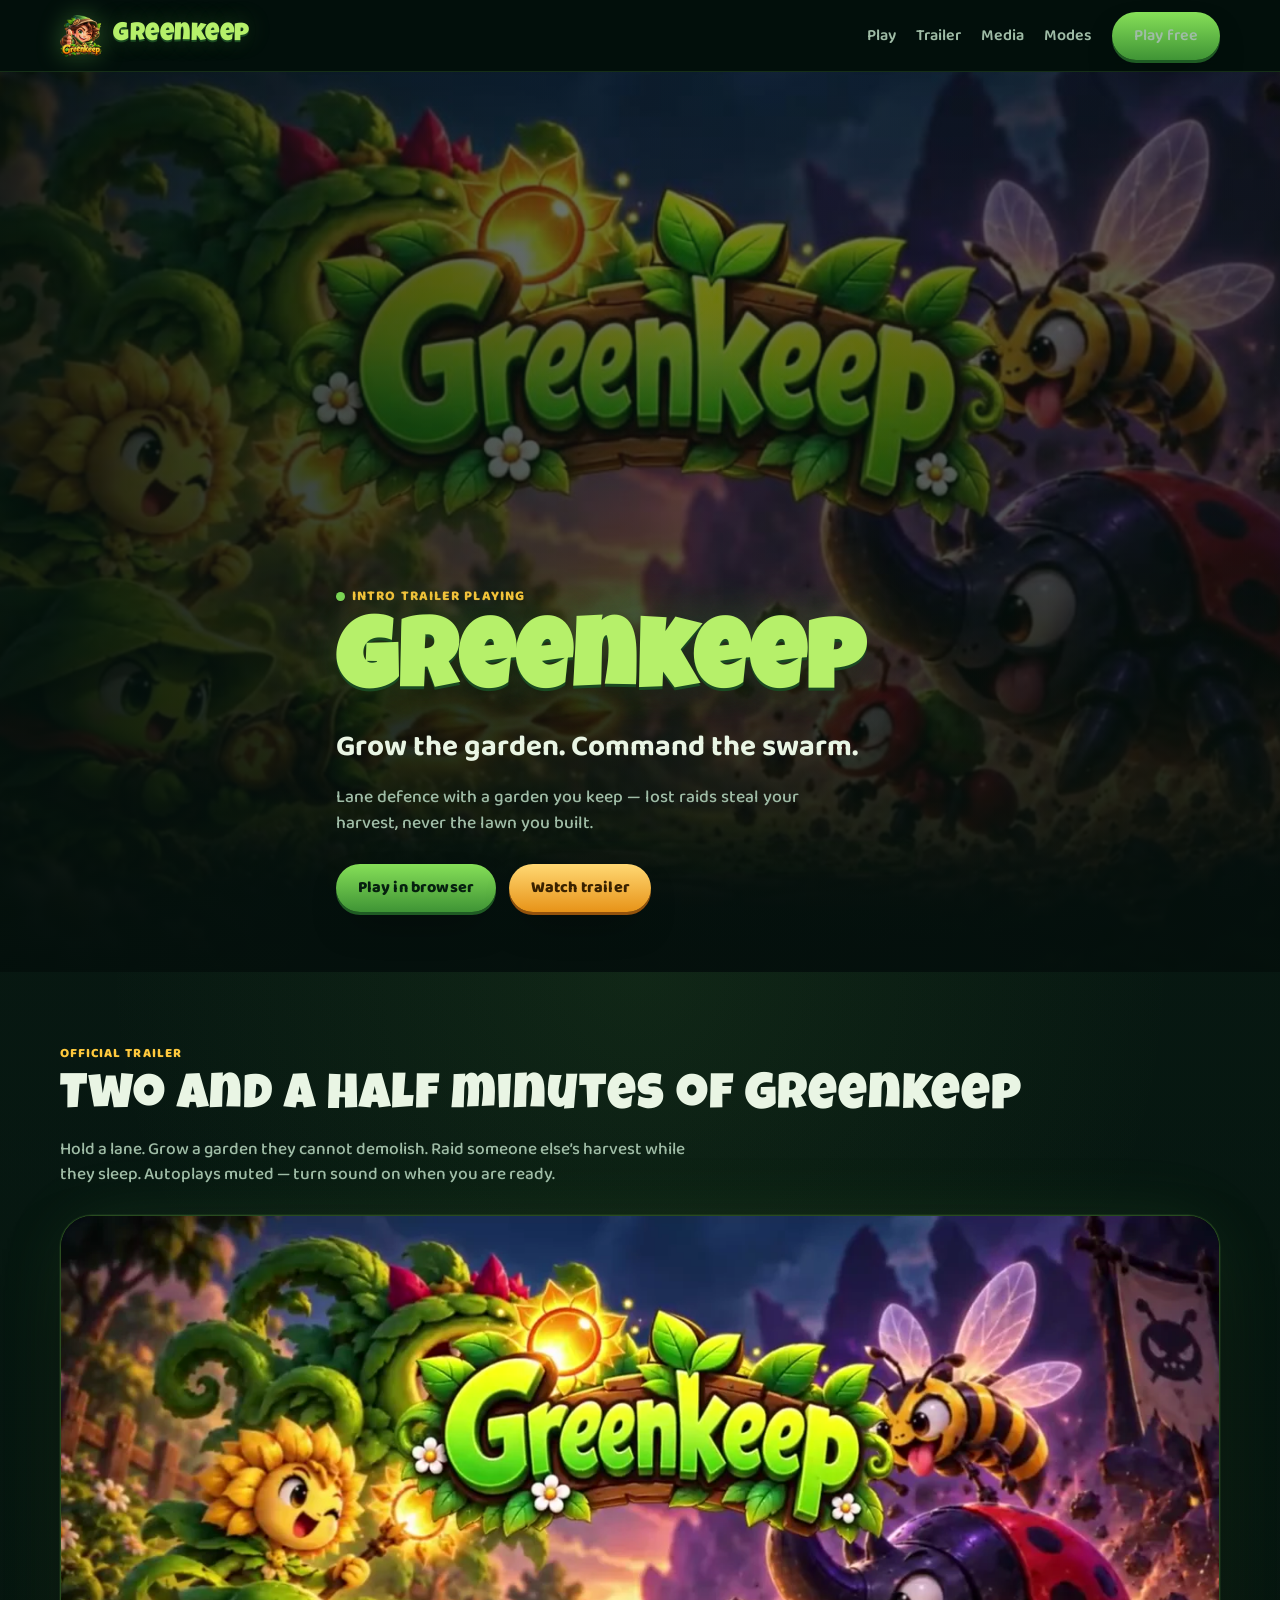
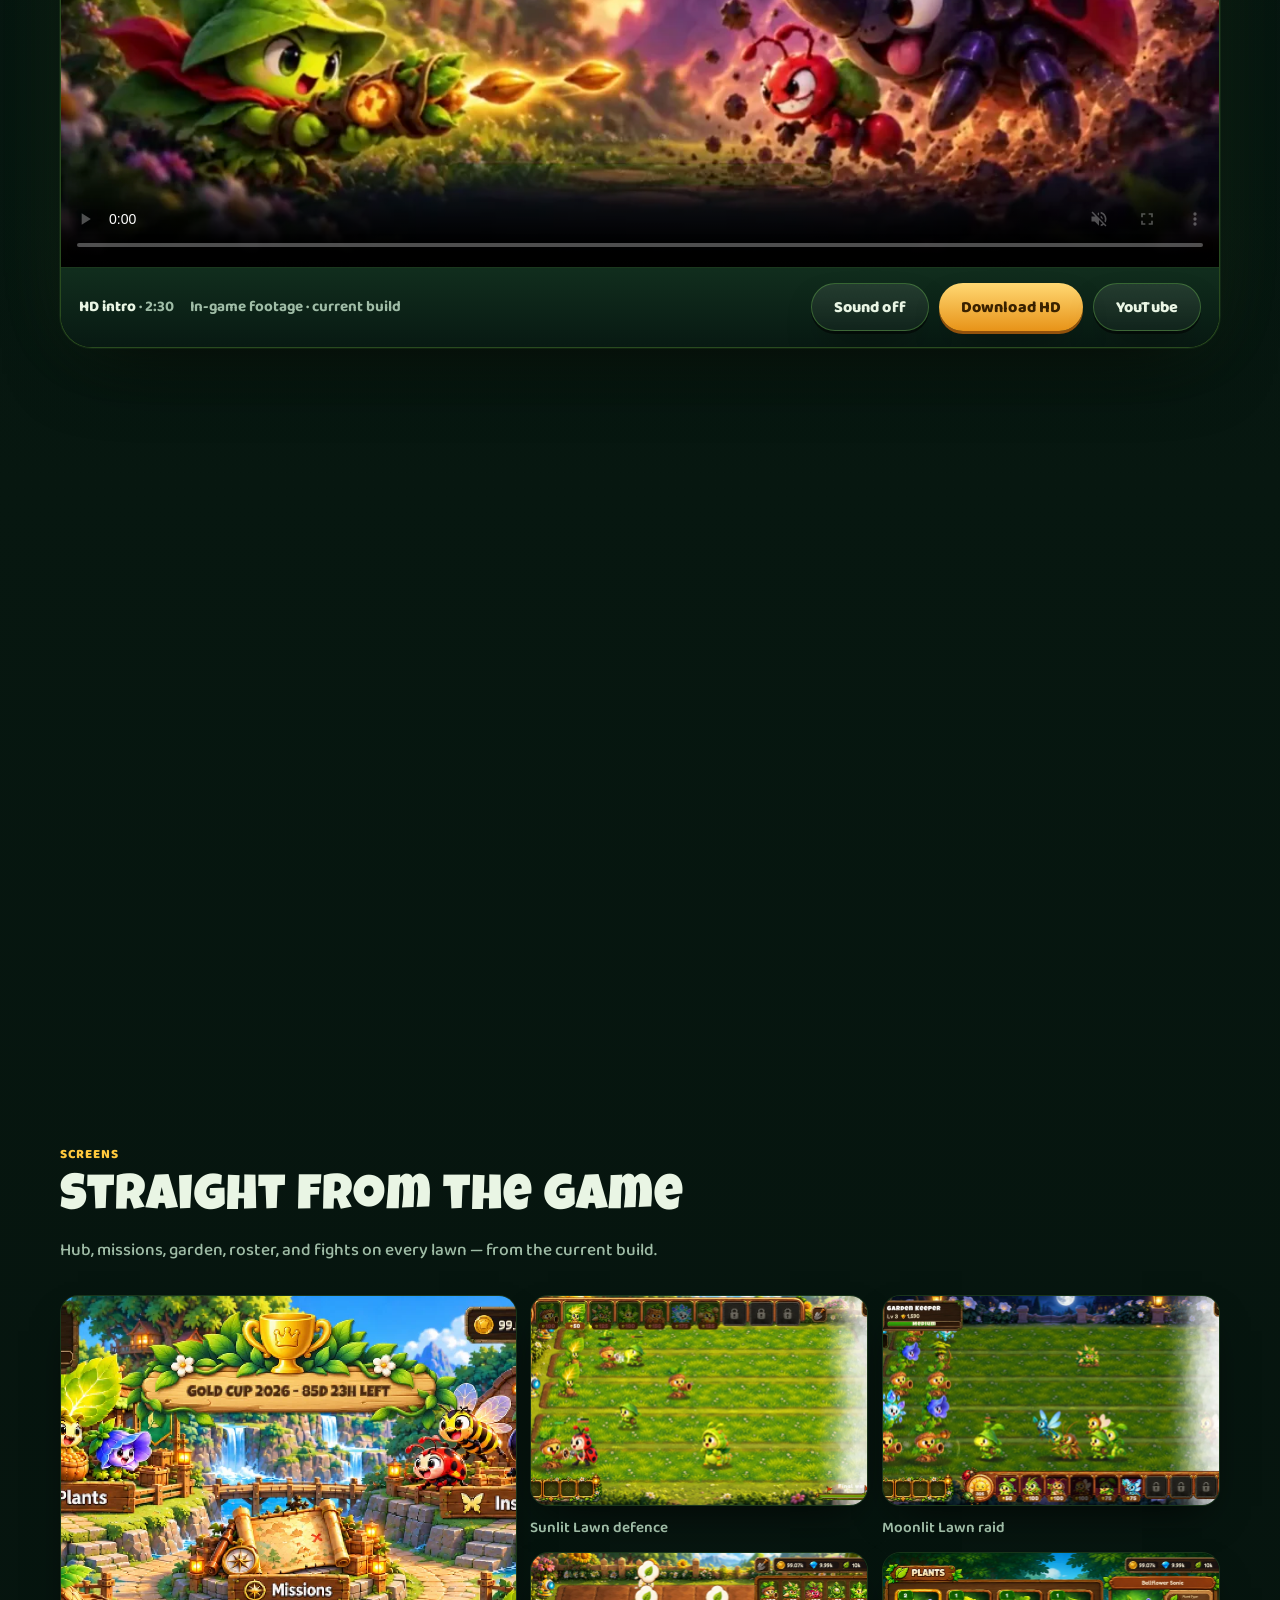
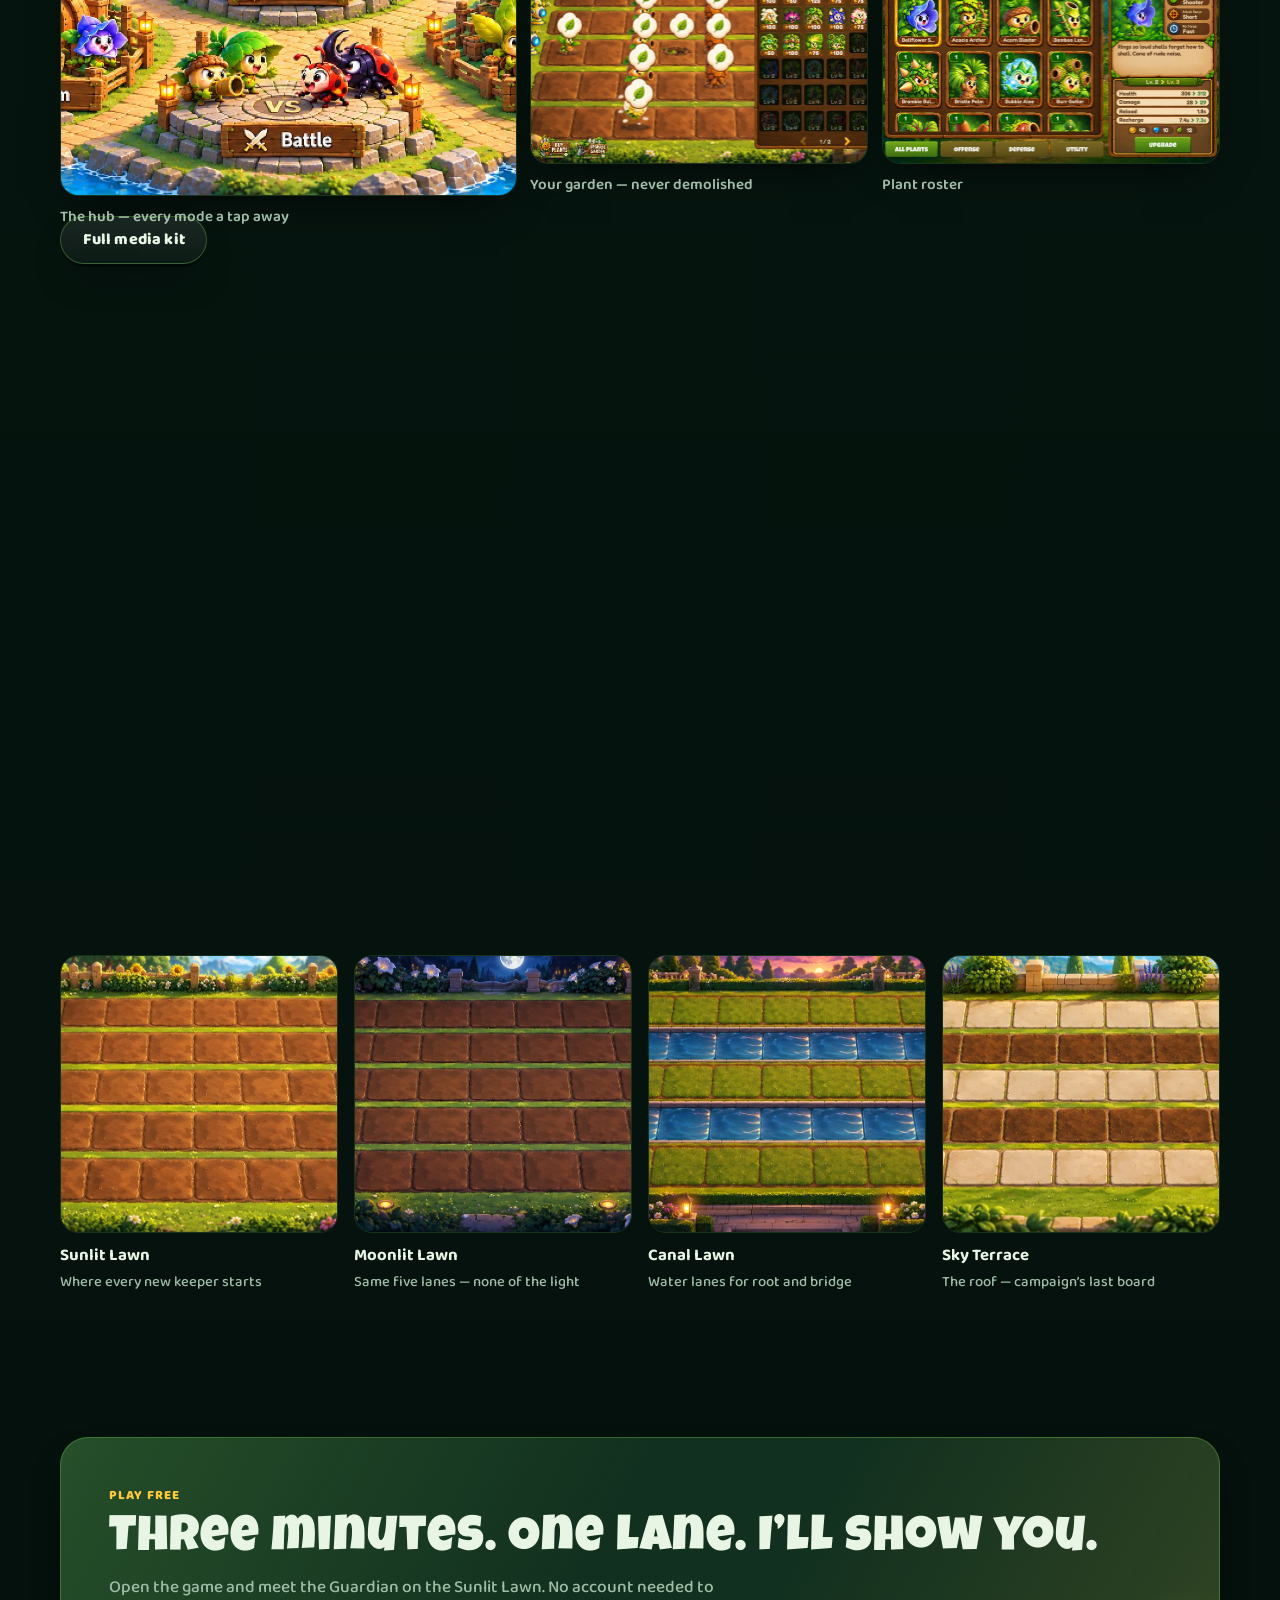
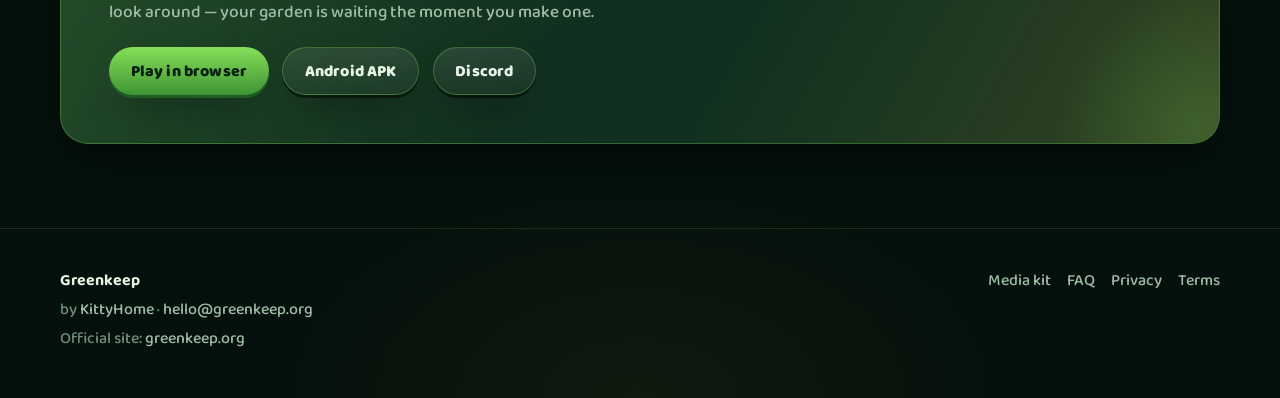
<file: index.html>
<!doctype html>
<html lang="en">
  <head>
    <meta charset="UTF-8" />
    <meta name="viewport" content="width=device-width, initial-scale=1" />
    <meta name="theme-color" content="#04100c" />
    <title>Greenkeep — lane defence with a garden you keep</title>
    <meta
      name="description"
      content="A free lane-defence game: grow a garden they cannot demolish, then raid someone else’s harvest. Play in the browser or on Android."
    />
    <link rel="canonical" href="https://www.greenkeep.org/" />
    <meta property="og:type" content="website" />
    <meta property="og:site_name" content="Greenkeep" />
    <meta property="og:url" content="https://www.greenkeep.org/" />
    <meta property="og:title" content="Greenkeep — lane defence with a garden you keep" />
    <meta
      property="og:description"
      content="Grow a garden they cannot demolish. Raid someone else’s harvest. Play free in the browser or on Android."
    />
    <meta property="og:image" content="media/brand/og-card.jpg" />
    <meta property="og:video" content="media/video/intro-hd.mp4" />
    <meta name="twitter:card" content="summary_large_image" />
    <meta name="twitter:title" content="Greenkeep — lane defence with a garden you keep" />
    <meta
      name="twitter:description"
      content="Grow a garden they cannot demolish. Raid someone else’s harvest. Play free in the browser or on Android."
    />
    <meta name="twitter:image" content="media/brand/og-card.jpg" />
    <link rel="icon" type="image/png" sizes="32x32" href="media/brand/favicon-32.png" />
    <link rel="icon" type="image/png" sizes="256x256" href="media/brand/favicon.png" />
    <link rel="apple-touch-icon" href="media/brand/apple-touch-icon.png" />
    <link rel="preconnect" href="https://fonts.googleapis.com" />
    <link rel="preconnect" href="https://fonts.gstatic.com" crossorigin />
    <link
      href="https://fonts.googleapis.com/css2?family=Baloo+2:wght@400;500;600;700;800&family=Luckiest+Guy&display=swap"
      rel="stylesheet"
    />
    <link rel="stylesheet" href="css/site.css" />
    <script type="application/ld+json">
      {
        "@context": "https://schema.org",
        "@type": "VideoGame",
        "name": "Greenkeep",
        "description": "A free lane-defence game: grow a garden they cannot demolish, then raid someone else’s harvest.",
        "url": "https://www.greenkeep.org/",
        "image": "https://www.greenkeep.org/assets/gen/og-card.jpg",
        "genre": ["Strategy", "Tower Defense", "Lane defence"],
        "gamePlatform": ["WebBrowser", "Android"],
        "applicationCategory": "GameApplication",
        "operatingSystem": "Android, Web",
        "trailer": {
          "@type": "VideoObject",
          "name": "Greenkeep — official intro trailer",
          "thumbnailUrl": "media/video/intro-poster.jpg",
          "contentUrl": "media/video/intro-hd.mp4",
          "uploadDate": "2026-10-10",
          "duration": "PT2M30S"
        },
        "offers": {
          "@type": "Offer",
          "price": "0",
          "priceCurrency": "USD",
          "availability": "https://schema.org/InStock",
          "url": "https://www.greenkeep.org/download"
        }
      }
    </script>
  </head>
  <body>
    <a class="skip" href="#main">Skip to content</a>

    <header class="nav">
      <div class="nav__inner">
        <a class="brand" href="index.html" aria-label="Greenkeep home">
          <img src="media/brand/logo.webp" width="42" height="42" alt="" />
          <span class="brand__name">Greenkeep</span>
        </a>
        <nav class="nav__links" aria-label="Primary">
          <a href="#play">Play</a>
          <a href="#trailer">Trailer</a>
          <a href="media.html">Media</a>
          <a href="https://www.greenkeep.org/modes">Modes</a>
          <a class="btn nav__cta" href="https://www.greenkeep.org/play">Play free</a>
        </nav>
      </div>
    </header>

    <main id="main">
      <section class="hero">
        <div class="hero__media" aria-hidden="true">
          <video
            data-autoplay-video
            autoplay
            muted
            loop
            playsinline
            preload="auto"
            poster="media/video/intro-poster.jpg"
          >
            <source src="media/video/intro-hd.mp4" type="video/mp4" />
          </video>
        </div>
        <div class="hero__veil" aria-hidden="true"></div>
        <div class="shell hero__content">
          <p class="hero__live">Intro trailer playing</p>
          <h1 class="hero__brand">Greenkeep</h1>
          <p class="hero__line">Grow the garden. Command the swarm.</p>
          <p class="hero__sub">
            Lane defence with a garden you keep — lost raids steal your harvest, never the lawn you
            built.
          </p>
          <div class="btn-row">
            <a class="btn" href="https://www.greenkeep.org/play">Play in browser</a>
            <a class="btn btn--sun" href="#trailer" data-scroll-trailer>Watch trailer</a>
          </div>
        </div>
      </section>

      <section class="section section--trailer" id="trailer">
        <div class="shell">
          <p class="kicker reveal">Official trailer</p>
          <h2 class="reveal">Two and a half minutes of Greenkeep</h2>
          <p class="lede reveal">
            Hold a lane. Grow a garden they cannot demolish. Raid someone else’s harvest while they
            sleep. Autoplays muted — turn sound on when you are ready.
          </p>

          <div class="player reveal">
            <div class="player__stage">
              <video
                id="intro-hd"
                data-autoplay-video
                autoplay
                muted
                loop
                playsinline
                controls
                preload="auto"
                poster="media/video/intro-poster.webp"
                aria-label="Greenkeep official intro trailer"
              >
                <source src="media/video/intro-hd.mp4" type="video/mp4" />
              </video>
            </div>
            <div class="player__bar">
              <div class="player__meta">
                <span><strong>HD intro</strong> · 2:30</span>
                <span>In-game footage · current build</span>
              </div>
              <div class="player__actions">
                <button class="btn btn--ghost sound-btn" type="button" data-sound-toggle="#intro-hd">
                  Sound off
                </button>
                <a class="btn btn--sun" href="media/video/intro-hd.mp4" download>Download HD</a>
                <a
                  class="btn btn--ghost"
                  href="https://youtu.be/_sWoGF-cBxM"
                  target="_blank"
                  rel="noopener"
                  >YouTube</a
                >
              </div>
            </div>
          </div>

          <div class="trailer-copy reveal">
            <p class="lede">
              Free to play in the browser or on Android. Forty-eight plants hold the lanes. Twenty-eight
              insects break them. Your garden stays — forever.
            </p>
            <div class="btn-row">
              <a class="btn" href="https://www.greenkeep.org/play">Play free now</a>
              <a class="btn btn--ghost" href="media.html">Browse media kit</a>
            </div>
          </div>
        </div>
      </section>

      <section class="section" id="play">
        <div class="shell">
          <p class="kicker reveal">The pitch</p>
          <h2 class="reveal">One fight. Then the garden.</h2>
          <p class="lede reveal">
            You play both sides. Plants defend offline. Insects are how you take someone else’s
            harvest.
          </p>

          <div class="split">
            <article class="side reveal">
              <p class="role">Defend · Plants</p>
              <h3>Hold the lanes</h3>
              <p>
                Your garden is permanent — build it once, then make every raider regret trying.
                Plants defend while you are away.
              </p>
              <ul>
                <li>48 plants</li>
                <li>8 roles</li>
                <li>6 lanes at max</li>
              </ul>
            </article>
            <article class="side side--swarm reveal">
              <p class="role">Invade · Insects</p>
              <h3>Lead the swarm</h3>
              <p>
                Scout a rival garden, stack your lanes, and break it while its keeper sleeps. Three
                stars to take the harvest.
              </p>
              <ul>
                <li>28 insects</li>
                <li>6 archetypes</li>
                <li>Async raids</li>
              </ul>
            </article>
          </div>
        </div>
      </section>

      <section class="section section--tight">
        <div class="shell">
          <p class="kicker reveal">Screens</p>
          <h2 class="reveal">Straight from the game</h2>
          <p class="lede reveal">
            Hub, missions, garden, roster, and fights on every lawn — from the current build.
          </p>

          <div class="mosaic" aria-label="Screenshot gallery">
            <button
              class="shot reveal"
              type="button"
              data-lightbox-src="media/screens/shot-hub.webp"
              data-lightbox-alt="Greenkeep hub village"
              data-lightbox-caption="The hub — your village, with every mode a tap away"
            >
              <figure>
                <img src="media/screens/shot-hub.webp" alt="The hub village screen" loading="lazy" />
                <figcaption>The hub — every mode a tap away</figcaption>
              </figure>
            </button>
            <button
              class="shot reveal"
              type="button"
              data-lightbox-src="media/screens/shot-battle-sunlit.webp"
              data-lightbox-alt="Sunlit Lawn battle"
              data-lightbox-caption="A Sunlit Lawn defence — insects biting, plants firing back"
            >
              <figure>
                <img
                  src="media/screens/shot-battle-sunlit.webp"
                  alt="Battle on Sunlit Lawn"
                  loading="lazy"
                />
                <figcaption>Sunlit Lawn defence</figcaption>
              </figure>
            </button>
            <button
              class="shot reveal"
              type="button"
              data-lightbox-src="media/screens/shot-raid-moonlit.webp"
              data-lightbox-alt="Moonlit Lawn raid"
              data-lightbox-caption="Raiding a garden on the Moonlit Lawn, lane by lane"
            >
              <figure>
                <img
                  src="media/screens/shot-raid-moonlit.webp"
                  alt="Raid on Moonlit Lawn"
                  loading="lazy"
                />
                <figcaption>Moonlit Lawn raid</figcaption>
              </figure>
            </button>
            <button
              class="shot reveal"
              type="button"
              data-lightbox-src="media/screens/shot-garden.webp"
              data-lightbox-alt="Player garden"
              data-lightbox-caption="Your garden — plant, water, harvest; it is never demolished"
            >
              <figure>
                <img src="media/screens/shot-garden.webp" alt="Garden screen" loading="lazy" />
                <figcaption>Your garden — never demolished</figcaption>
              </figure>
            </button>
            <button
              class="shot reveal"
              type="button"
              data-lightbox-src="media/screens/shot-plants.webp"
              data-lightbox-alt="Plant roster"
              data-lightbox-caption="The plant roster — level a unit and the stats move in front of you"
            >
              <figure>
                <img src="media/screens/shot-plants.webp" alt="Plant roster" loading="lazy" />
                <figcaption>Plant roster</figcaption>
              </figure>
            </button>
          </div>

          <div class="btn-row" style="margin-top: 1.25rem">
            <a class="btn btn--ghost" href="media.html">Full media kit</a>
          </div>
        </div>
      </section>

      <section class="section section--tight">
        <div class="shell">
          <p class="kicker reveal">Modes</p>
          <h2 class="reveal">Six ways to spend an evening</h2>
          <p class="lede reveal">
            Story mode teaches the lanes. Raids are why you stay. Teams turn it into a war.
          </p>
          <div class="feature-grid">
            <article class="feature reveal">
              <h3>Story Mode</h3>
              <p>Five chapters, ten stages each — the tutorial that keeps going.</p>
              <ul>
                <li>3-star objectives</li>
                <li>Normal · Hard · Elite</li>
              </ul>
            </article>
            <article class="feature reveal">
              <h3>Async Raids</h3>
              <p>Attack a real player’s snapshot. They never lose their garden.</p>
              <ul>
                <li>Trophy matchmaking</li>
                <li>Replays of every fight</li>
              </ul>
            </article>
            <article class="feature reveal">
              <h3>Team Match</h3>
              <p>A 24-hour war through a three-layer formation.</p>
              <ul>
                <li>5v5 or 10v10</li>
                <li>Gold Cup seasons</li>
              </ul>
            </article>
          </div>
        </div>
      </section>

      <section class="section section--tight">
        <div class="shell">
          <p class="kicker reveal">Maps</p>
          <h2 class="reveal">Four lawns. One path home.</h2>
          <div class="maps">
            <figure class="map-card reveal">
              <img src="media/maps/board-sunlit-lawn.webp" alt="Sunlit Lawn board" loading="lazy" />
              <h3>Sunlit Lawn</h3>
              <p>Where every new keeper starts</p>
            </figure>
            <figure class="map-card reveal">
              <img src="media/maps/board-moonlit-lawn.webp" alt="Moonlit Lawn board" loading="lazy" />
              <h3>Moonlit Lawn</h3>
              <p>Same five lanes — none of the light</p>
            </figure>
            <figure class="map-card reveal">
              <img src="media/maps/board-canal-lawn.webp" alt="Canal Lawn board" loading="lazy" />
              <h3>Canal Lawn</h3>
              <p>Water lanes for root and bridge</p>
            </figure>
            <figure class="map-card reveal">
              <img src="media/maps/board-sky-terrace.webp" alt="Sky Terrace board" loading="lazy" />
              <h3>Sky Terrace</h3>
              <p>The roof — campaign’s last board</p>
            </figure>
          </div>
        </div>
      </section>

      <section class="section">
        <div class="shell">
          <div class="cta reveal">
            <p class="kicker">Play free</p>
            <h2>Three minutes. One lane. I’ll show you.</h2>
            <p class="lede">
              Open the game and meet the Guardian on the Sunlit Lawn. No account needed to look
              around — your garden is waiting the moment you make one.
            </p>
            <div class="btn-row" style="margin-top: 1.4rem">
              <a class="btn" href="https://www.greenkeep.org/play">Play in browser</a>
              <a class="btn btn--ghost" href="https://www.greenkeep.org/download">Android APK</a>
              <a class="btn btn--ghost" href="https://discord.gg/TpE6PCnMNK" target="_blank" rel="noopener"
                >Discord</a
              >
            </div>
          </div>
        </div>
      </section>
    </main>

    <footer class="footer">
      <div class="shell footer__grid">
        <div>
          <strong style="color: var(--text)">Greenkeep</strong>
          <p style="margin: 0.35rem 0 0">
            by
            <a href="https://github.com/KittyHome" target="_blank" rel="noopener">KittyHome</a>
            ·
            <a href="mailto:hello@greenkeep.org">hello@greenkeep.org</a>
          </p>
          <p style="margin: 0.35rem 0 0">
            Official site: <a href="https://www.greenkeep.org/">greenkeep.org</a>
          </p>
        </div>
        <nav aria-label="Footer">
          <a href="media.html">Media kit</a>
          <a href="https://www.greenkeep.org/faq">FAQ</a>
          <a href="https://www.greenkeep.org/privacy">Privacy</a>
          <a href="https://www.greenkeep.org/terms">Terms</a>
        </nav>
      </div>
    </footer>

    <div class="lightbox" data-lightbox hidden>
      <button class="btn btn--ghost lightbox__close" type="button" data-lightbox-close>Close</button>
      <div class="lightbox__panel">
        <div data-lightbox-media></div>
        <p class="lightbox__cap" data-lightbox-caption></p>
      </div>
    </div>

    <script src="js/site.js"></script>
  </body>
</html>
</file>
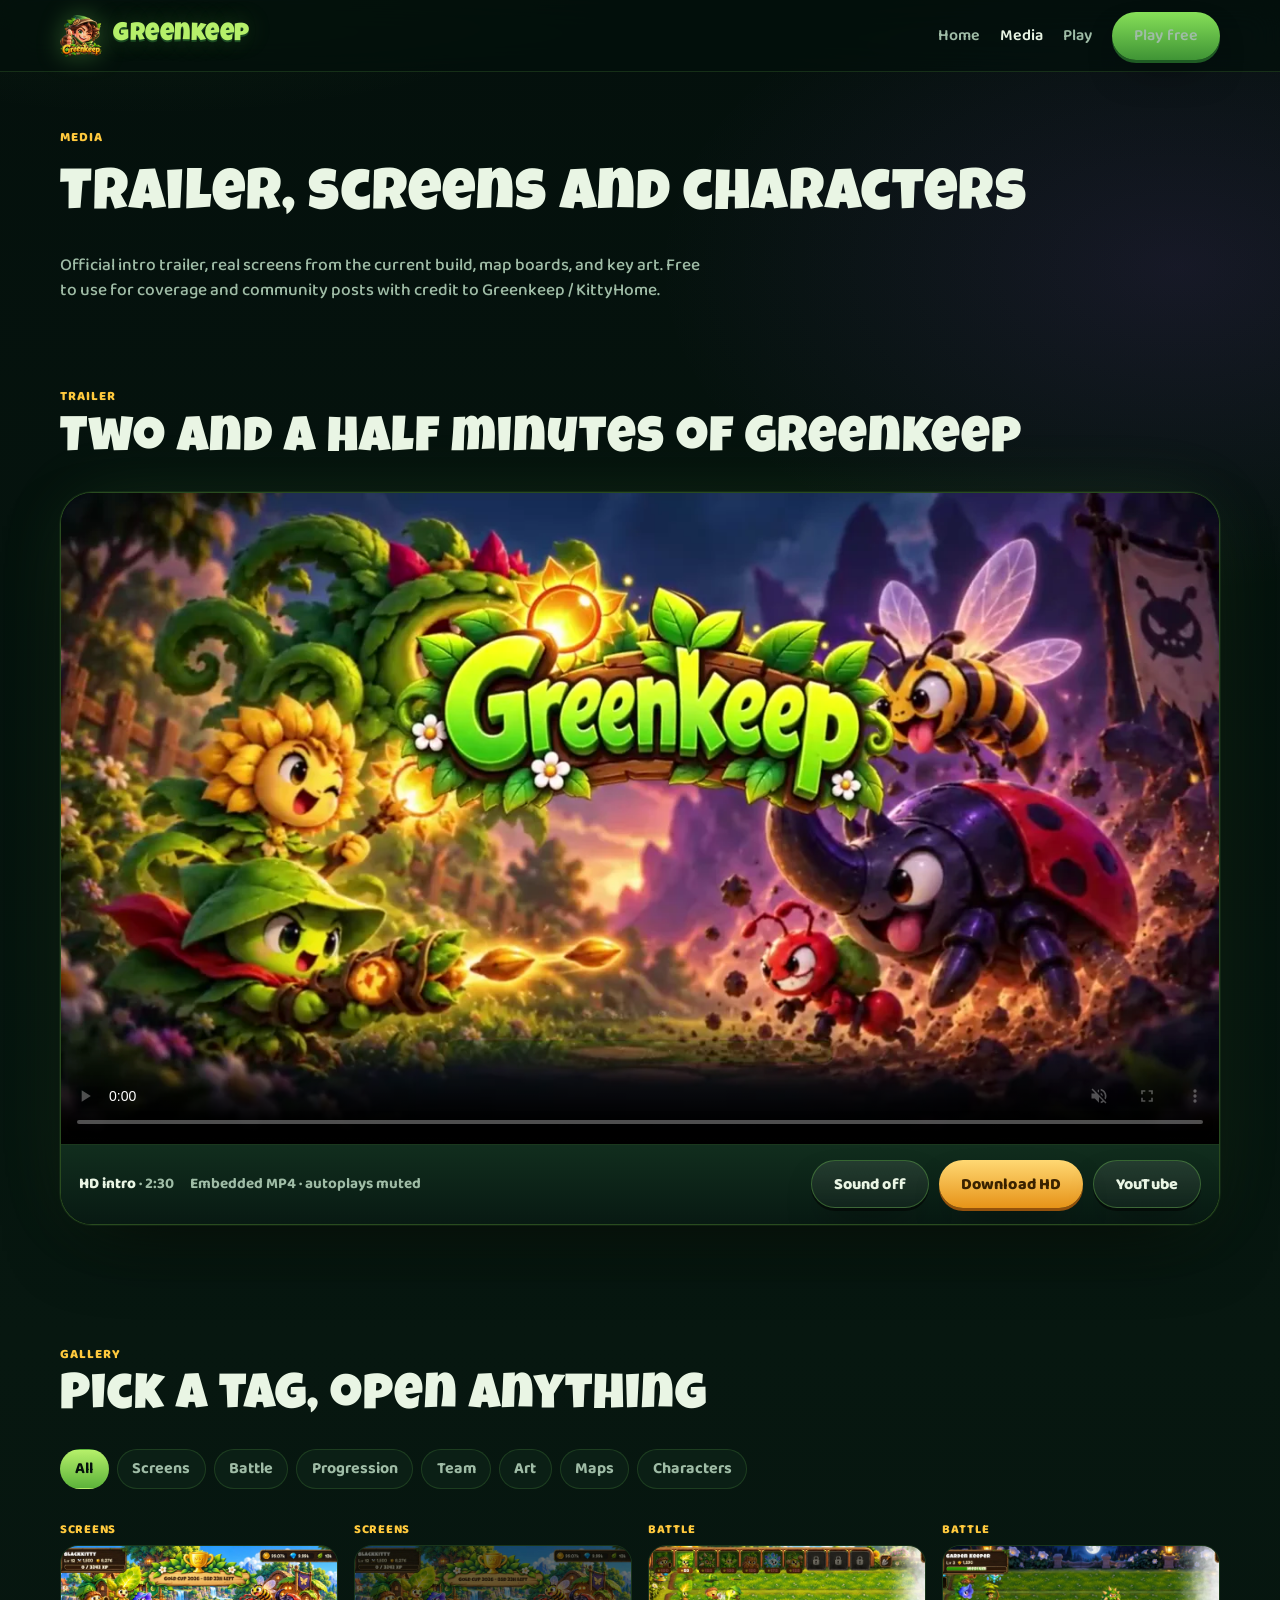
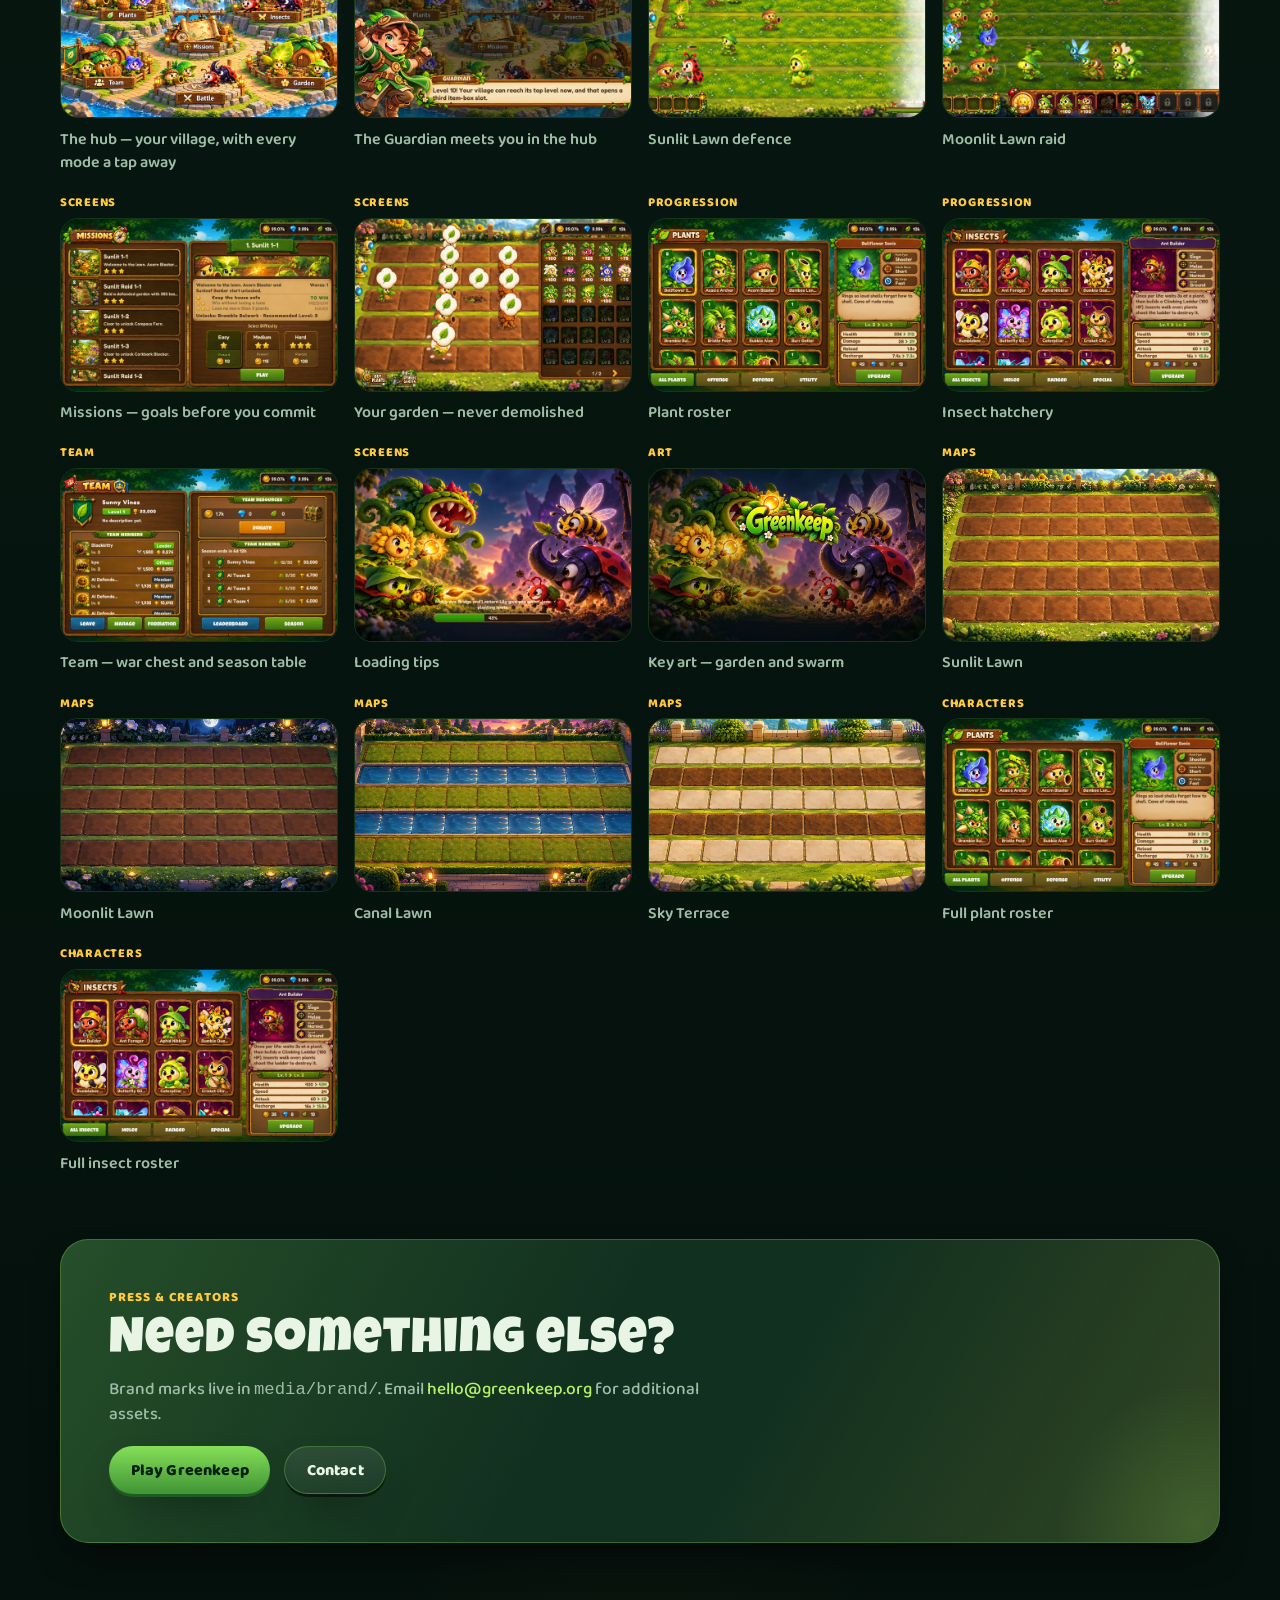
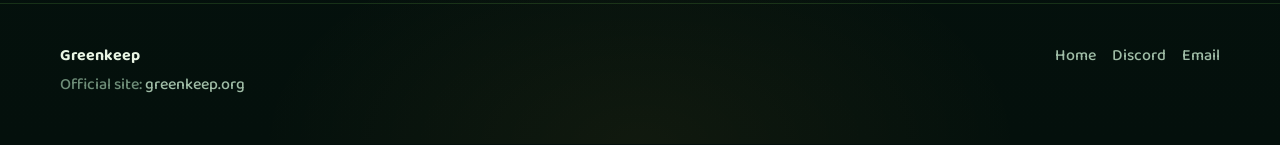
<file: media.html>
<!doctype html>
<html lang="en">
  <head>
    <meta charset="UTF-8" />
    <meta name="viewport" content="width=device-width, initial-scale=1" />
    <meta name="theme-color" content="#04100c" />
    <title>Media — Greenkeep</title>
    <meta
      name="description"
      content="Greenkeep trailer, screenshots, map boards, and key art for press and creators."
    />
    <link rel="canonical" href="https://www.greenkeep.org/media" />
    <meta property="og:title" content="Media — Greenkeep" />
    <meta property="og:description" content="Trailer, screenshots, maps, and key art." />
    <meta property="og:image" content="media/brand/og-card.jpg" />
    <link rel="icon" type="image/png" sizes="32x32" href="media/brand/favicon-32.png" />
    <link rel="icon" type="image/png" sizes="256x256" href="media/brand/favicon.png" />
    <link rel="preconnect" href="https://fonts.googleapis.com" />
    <link rel="preconnect" href="https://fonts.gstatic.com" crossorigin />
    <link
      href="https://fonts.googleapis.com/css2?family=Baloo+2:wght@400;500;600;700;800&family=Luckiest+Guy&display=swap"
      rel="stylesheet"
    />
    <link rel="stylesheet" href="css/site.css" />
  </head>
  <body>
    <a class="skip" href="#main">Skip to content</a>

    <header class="nav">
      <div class="nav__inner">
        <a class="brand" href="index.html" aria-label="Greenkeep home">
          <img src="media/brand/logo.webp" width="42" height="42" alt="" />
          <span class="brand__name">Greenkeep</span>
        </a>
        <nav class="nav__links" aria-label="Primary">
          <a href="index.html">Home</a>
          <a href="media.html" aria-current="page">Media</a>
          <a href="https://www.greenkeep.org/play">Play</a>
          <a class="btn nav__cta" href="https://www.greenkeep.org/play">Play free</a>
        </nav>
      </div>
    </header>

    <main id="main">
      <header class="page-head shell">
        <p class="kicker">Media</p>
        <h1 style="margin: 0; font-family: var(--font-display); font-size: clamp(2.4rem, 6vw, 3.6rem); font-weight: 400; letter-spacing: 0.02em">
          Trailer, screens and characters
        </h1>
        <p class="lede" style="margin-top: 0.85rem">
          Official intro trailer, real screens from the current build, map boards, and key art.
          Free to use for coverage and community posts with credit to Greenkeep / KittyHome.
        </p>
      </header>

      <section class="section section--tight">
        <div class="shell">
          <p class="kicker">Trailer</p>
          <h2>Two and a half minutes of Greenkeep</h2>
          <div class="player" style="margin-top: 1.5rem">
            <div class="player__stage">
              <video
                id="intro-hd-media"
                data-autoplay-video
                autoplay
                muted
                loop
                playsinline
                controls
                preload="auto"
                poster="media/video/intro-poster.webp"
                aria-label="Greenkeep official intro trailer"
              >
                <source src="media/video/intro-hd.mp4" type="video/mp4" />
              </video>
            </div>
            <div class="player__bar">
              <div class="player__meta">
                <span><strong>HD intro</strong> · 2:30</span>
                <span>Embedded MP4 · autoplays muted</span>
              </div>
              <div class="player__actions">
                <button class="btn btn--ghost sound-btn" type="button" data-sound-toggle="#intro-hd-media">
                  Sound off
                </button>
                <a class="btn btn--sun" href="media/video/intro-hd.mp4" download>Download HD</a>
                <a
                  class="btn btn--ghost"
                  href="https://youtu.be/_sWoGF-cBxM"
                  target="_blank"
                  rel="noopener"
                  >YouTube</a
                >
              </div>
            </div>
          </div>
        </div>
      </section>

      <section class="section section--tight">
        <div class="shell">
          <p class="kicker">Gallery</p>
          <h2>Pick a tag, open anything</h2>

          <div class="filters" role="group" aria-label="Filter media">
            <button class="chip" type="button" data-filter="all" aria-pressed="true">All</button>
            <button class="chip" type="button" data-filter="Screens" aria-pressed="false">Screens</button>
            <button class="chip" type="button" data-filter="Battle" aria-pressed="false">Battle</button>
            <button class="chip" type="button" data-filter="Progression" aria-pressed="false">Progression</button>
            <button class="chip" type="button" data-filter="Team" aria-pressed="false">Team</button>
            <button class="chip" type="button" data-filter="Art" aria-pressed="false">Art</button>
            <button class="chip" type="button" data-filter="Maps" aria-pressed="false">Maps</button>
            <button class="chip" type="button" data-filter="Characters" aria-pressed="false">Characters</button>
          </div>

          <div class="gallery">
            <figure class="gallery__item" data-tag="Screens">
              <button
                type="button"
                data-lightbox-src="media/screens/shot-hub.webp"
                data-lightbox-alt="Hub"
                data-lightbox-caption="The hub — your village, with every mode a tap away"
              >
                <span class="tag">Screens</span>
                <img src="media/screens/shot-hub.webp" alt="Hub screen" loading="lazy" />
                <figcaption>The hub — your village, with every mode a tap away</figcaption>
              </button>
            </figure>

            <figure class="gallery__item" data-tag="Screens">
              <button
                type="button"
                data-lightbox-src="media/screens/shot-hub-guardian.webp"
                data-lightbox-alt="Guardian in the hub"
                data-lightbox-caption="The Guardian meets you in the hub and explains what just opened"
              >
                <span class="tag">Screens</span>
                <img src="media/screens/shot-hub-guardian.webp" alt="Guardian hub" loading="lazy" />
                <figcaption>The Guardian meets you in the hub</figcaption>
              </button>
            </figure>

            <figure class="gallery__item" data-tag="Battle">
              <button
                type="button"
                data-lightbox-src="media/screens/shot-battle-sunlit.webp"
                data-lightbox-alt="Sunlit battle"
                data-lightbox-caption="A Sunlit Lawn defence — insects biting, plants firing back"
              >
                <span class="tag">Battle</span>
                <img src="media/screens/shot-battle-sunlit.webp" alt="Sunlit Lawn battle" loading="lazy" />
                <figcaption>Sunlit Lawn defence</figcaption>
              </button>
            </figure>

            <figure class="gallery__item" data-tag="Battle">
              <button
                type="button"
                data-lightbox-src="media/screens/shot-raid-moonlit.webp"
                data-lightbox-alt="Moonlit raid"
                data-lightbox-caption="Raiding a garden on the Moonlit Lawn, lane by lane"
              >
                <span class="tag">Battle</span>
                <img src="media/screens/shot-raid-moonlit.webp" alt="Moonlit Lawn raid" loading="lazy" />
                <figcaption>Moonlit Lawn raid</figcaption>
              </button>
            </figure>

            <figure class="gallery__item" data-tag="Screens">
              <button
                type="button"
                data-lightbox-src="media/screens/shot-missions.webp"
                data-lightbox-alt="Missions"
                data-lightbox-caption="Missions — the goals for each difficulty, before you commit"
              >
                <span class="tag">Screens</span>
                <img src="media/screens/shot-missions.webp" alt="Missions screen" loading="lazy" />
                <figcaption>Missions — goals before you commit</figcaption>
              </button>
            </figure>

            <figure class="gallery__item" data-tag="Screens">
              <button
                type="button"
                data-lightbox-src="media/screens/shot-garden.webp"
                data-lightbox-alt="Garden"
                data-lightbox-caption="Your garden — plant, water, harvest; it is never demolished"
              >
                <span class="tag">Screens</span>
                <img src="media/screens/shot-garden.webp" alt="Garden screen" loading="lazy" />
                <figcaption>Your garden — never demolished</figcaption>
              </button>
            </figure>

            <figure class="gallery__item" data-tag="Progression">
              <button
                type="button"
                data-lightbox-src="media/screens/shot-plants.webp"
                data-lightbox-alt="Plant roster"
                data-lightbox-caption="The plant roster — level a unit and the stats move in front of you"
              >
                <span class="tag">Progression</span>
                <img src="media/screens/shot-plants.webp" alt="Plant roster" loading="lazy" />
                <figcaption>Plant roster</figcaption>
              </button>
            </figure>

            <figure class="gallery__item" data-tag="Progression">
              <button
                type="button"
                data-lightbox-src="media/screens/shot-insects.webp"
                data-lightbox-alt="Hatchery"
                data-lightbox-caption="The hatchery — every insect, its role and what it still needs"
              >
                <span class="tag">Progression</span>
                <img src="media/screens/shot-insects.webp" alt="Insect hatchery" loading="lazy" />
                <figcaption>Insect hatchery</figcaption>
              </button>
            </figure>

            <figure class="gallery__item" data-tag="Team">
              <button
                type="button"
                data-lightbox-src="media/screens/shot-team.webp"
                data-lightbox-alt="Team screen"
                data-lightbox-caption="Team screen — members, the war chest and the season table"
              >
                <span class="tag">Team</span>
                <img src="media/screens/shot-team.webp" alt="Team screen" loading="lazy" />
                <figcaption>Team — war chest and season table</figcaption>
              </button>
            </figure>

            <figure class="gallery__item" data-tag="Screens">
              <button
                type="button"
                data-lightbox-src="media/screens/shot-loading.webp"
                data-lightbox-alt="Loading tips"
                data-lightbox-caption="Loading tips — the game teaches while it loads"
              >
                <span class="tag">Screens</span>
                <img src="media/screens/shot-loading.webp" alt="Loading tips" loading="lazy" />
                <figcaption>Loading tips</figcaption>
              </button>
            </figure>

            <figure class="gallery__item" data-tag="Art">
              <button
                type="button"
                data-lightbox-src="media/art/keyart.webp"
                data-lightbox-alt="Key art"
                data-lightbox-caption="Key art — the garden and the swarm, one path between them"
              >
                <span class="tag">Art</span>
                <img src="media/art/keyart.webp" alt="Greenkeep key art" loading="lazy" />
                <figcaption>Key art — garden and swarm</figcaption>
              </button>
            </figure>

            <figure class="gallery__item" data-tag="Maps">
              <button
                type="button"
                data-lightbox-src="media/maps/board-sunlit-lawn.webp"
                data-lightbox-alt="Sunlit Lawn"
                data-lightbox-caption="Sunlit Lawn — the board every new keeper starts on"
              >
                <span class="tag">Maps</span>
                <img src="media/maps/board-sunlit-lawn.webp" alt="Sunlit Lawn" loading="lazy" />
                <figcaption>Sunlit Lawn</figcaption>
              </button>
            </figure>

            <figure class="gallery__item" data-tag="Maps">
              <button
                type="button"
                data-lightbox-src="media/maps/board-moonlit-lawn.webp"
                data-lightbox-alt="Moonlit Lawn"
                data-lightbox-caption="Moonlit Lawn — the same five lanes, and none of the light"
              >
                <span class="tag">Maps</span>
                <img src="media/maps/board-moonlit-lawn.webp" alt="Moonlit Lawn" loading="lazy" />
                <figcaption>Moonlit Lawn</figcaption>
              </button>
            </figure>

            <figure class="gallery__item" data-tag="Maps">
              <button
                type="button"
                data-lightbox-src="media/maps/board-canal-lawn.webp"
                data-lightbox-alt="Canal Lawn"
                data-lightbox-caption="Canal Lawn — water lanes, where Tangle Root and Mangrove Bridge earn their slot"
              >
                <span class="tag">Maps</span>
                <img src="media/maps/board-canal-lawn.webp" alt="Canal Lawn" loading="lazy" />
                <figcaption>Canal Lawn</figcaption>
              </button>
            </figure>

            <figure class="gallery__item" data-tag="Maps">
              <button
                type="button"
                data-lightbox-src="media/maps/board-sky-terrace.webp"
                data-lightbox-alt="Sky Terrace"
                data-lightbox-caption="Sky Terrace — the roof, and the last board the campaign hands you"
              >
                <span class="tag">Maps</span>
                <img src="media/maps/board-sky-terrace.webp" alt="Sky Terrace" loading="lazy" />
                <figcaption>Sky Terrace</figcaption>
              </button>
            </figure>

            <figure class="gallery__item" data-tag="Characters">
              <button
                type="button"
                data-lightbox-src="media/screens/shot-plants.webp"
                data-lightbox-alt="Plant roster"
                data-lightbox-caption="The full plant roster"
              >
                <span class="tag">Characters</span>
                <img src="media/screens/shot-plants.webp" alt="Full plant roster" loading="lazy" />
                <figcaption>Full plant roster</figcaption>
              </button>
            </figure>

            <figure class="gallery__item" data-tag="Characters">
              <button
                type="button"
                data-lightbox-src="media/screens/shot-insects.webp"
                data-lightbox-alt="Insect roster"
                data-lightbox-caption="The full insect roster"
              >
                <span class="tag">Characters</span>
                <img src="media/screens/shot-insects.webp" alt="Full insect roster" loading="lazy" />
                <figcaption>Full insect roster</figcaption>
              </button>
            </figure>
          </div>

          <div class="cta">
            <p class="kicker">Press &amp; creators</p>
            <h2>Need something else?</h2>
            <p class="lede">
              Brand marks live in <code>media/brand/</code>. Email
              <a href="mailto:hello@greenkeep.org">hello@greenkeep.org</a> for additional assets.
            </p>
            <div class="btn-row" style="margin-top: 1.2rem">
              <a class="btn" href="https://www.greenkeep.org/play">Play Greenkeep</a>
              <a class="btn btn--ghost" href="mailto:hello@greenkeep.org">Contact</a>
            </div>
          </div>
        </div>
      </section>
    </main>

    <footer class="footer">
      <div class="shell footer__grid">
        <div>
          <strong style="color: var(--text)">Greenkeep</strong>
          <p style="margin: 0.35rem 0 0">
            Official site:
            <a href="https://www.greenkeep.org/">greenkeep.org</a>
          </p>
        </div>
        <nav aria-label="Footer">
          <a href="index.html">Home</a>
          <a href="https://discord.gg/TpE6PCnMNK">Discord</a>
          <a href="mailto:hello@greenkeep.org">Email</a>
        </nav>
      </div>
    </footer>

    <div class="lightbox" data-lightbox hidden>
      <button class="btn btn--ghost lightbox__close" type="button" data-lightbox-close>Close</button>
      <div class="lightbox__panel">
        <div data-lightbox-media></div>
        <p class="lightbox__cap" data-lightbox-caption></p>
      </div>
    </div>

    <script src="js/site.js"></script>
  </body>
</html>
</file>
<file: css/site.css>
:root {
  --ink: #04100c;
  --ink-2: #081a13;
  --panel: #0e2419;
  --panel-2: #12301f;
  --panel-edge: #23543a;
  --leaf: #7ed957;
  --leaf-deep: #2e7d32;
  --lime: #b6f06a;
  --sun: #ffc93d;
  --sun-deep: #e08b12;
  --swarm: #a855f7;
  --swarm-deep: #6b21a8;
  --ember: #ff6b4a;
  --text: #e9f5e4;
  --text-dim: #9fbca6;
  --text-faint: #6e8d78;
  --line: rgba(126, 217, 87, 0.16);
  --line-strong: rgba(126, 217, 87, 0.32);
  --radius: 18px;
  --radius-lg: 28px;
  --shadow-lift: 0 18px 40px -18px rgba(0, 0, 0, 0.85);
  --font-display: "Luckiest Guy", "Segoe UI Black", Impact, system-ui, sans-serif;
  --font-ui: "Baloo 2", "Segoe UI", system-ui, -apple-system, sans-serif;
  --shell: min(1160px, calc(100vw - 2.5rem));
  --nav-h: 72px;
}

*,
*::before,
*::after {
  box-sizing: border-box;
}

html {
  scroll-behavior: smooth;
}

body {
  margin: 0;
  min-height: 100%;
  color: var(--text);
  font-family: var(--font-ui);
  font-weight: 500;
  background-color: var(--ink);
  background-image:
    radial-gradient(1100px 620px at 12% -8%, rgba(126, 217, 87, 0.14), transparent 62%),
    radial-gradient(900px 560px at 92% 8%, rgba(168, 85, 247, 0.11), transparent 58%),
    radial-gradient(700px 400px at 50% 100%, rgba(255, 201, 61, 0.05), transparent 55%),
    linear-gradient(180deg, #04100c 0%, #071710 40%, #04100c 100%);
  line-height: 1.45;
}

img,
video {
  display: block;
  max-width: 100%;
}

a {
  color: var(--lime);
  text-decoration: none;
}

a:hover {
  color: var(--sun);
}

.shell {
  width: var(--shell);
  margin-inline: auto;
}

.skip {
  position: absolute;
  left: -999px;
  top: 0;
  background: var(--leaf);
  color: #04100c;
  padding: 0.6rem 1rem;
  z-index: 100;
}

.skip:focus {
  left: 1rem;
  top: 1rem;
}

/* Nav */
.nav {
  position: sticky;
  top: 0;
  z-index: 40;
  height: var(--nav-h);
  display: flex;
  align-items: center;
  backdrop-filter: blur(16px) saturate(1.2);
  background: rgba(4, 16, 12, 0.72);
  border-bottom: 1px solid var(--line);
}

.nav__inner {
  display: flex;
  align-items: center;
  justify-content: space-between;
  gap: 1rem;
  width: var(--shell);
  margin-inline: auto;
}

.brand {
  display: inline-flex;
  align-items: center;
  gap: 0.7rem;
  color: var(--text);
}

.brand img {
  width: 42px;
  height: 42px;
  object-fit: contain;
  filter: drop-shadow(0 0 12px rgba(126, 217, 87, 0.35));
}

.brand__name {
  font-family: var(--font-display);
  font-size: 1.55rem;
  letter-spacing: 0.02em;
  color: var(--lime);
  text-shadow: 0 2px 0 #1a4a22, 0 0 24px rgba(126, 217, 87, 0.25);
}

.nav__links {
  display: flex;
  align-items: center;
  gap: 1.25rem;
}

.nav__links a {
  color: var(--text-dim);
  font-weight: 600;
}

.nav__links a:hover,
.nav__links a[aria-current="page"] {
  color: var(--text);
}

.nav__cta {
  display: none;
}

@media (min-width: 820px) {
  .nav__cta {
    display: inline-flex;
  }
}

/* Buttons */
.btn {
  --btn-face: linear-gradient(180deg, #86df58, #3f9435);
  --btn-edge: #1f5c24;
  display: inline-flex;
  align-items: center;
  justify-content: center;
  gap: 0.5rem;
  min-height: 48px;
  padding: 0.7rem 1.35rem;
  border: 0;
  border-radius: 999px;
  background: var(--btn-face);
  box-shadow: 0 3px 0 var(--btn-edge), var(--shadow-lift);
  color: #06200f;
  font: inherit;
  font-weight: 800;
  letter-spacing: 0.01em;
  cursor: pointer;
  text-decoration: none;
  transition: transform 160ms ease, filter 160ms ease;
}

.btn:hover {
  transform: translateY(-2px);
  filter: brightness(1.05);
  color: #06200f;
}

.btn:active {
  transform: translateY(1px);
  box-shadow: 0 1px 0 var(--btn-edge);
}

.btn--sun {
  --btn-face: linear-gradient(180deg, #ffd873, #e79318);
  --btn-edge: #94520c;
  color: #3a2200;
}

.btn--sun:hover {
  color: #3a2200;
}

.btn--ghost {
  --btn-face: linear-gradient(180deg, rgba(255, 255, 255, 0.09), rgba(255, 255, 255, 0.03));
  --btn-edge: rgba(0, 0, 0, 0.5);
  color: var(--text);
  border: 1px solid var(--line-strong);
}

.btn--ghost:hover {
  color: var(--text);
}

.btn-row {
  display: flex;
  flex-wrap: wrap;
  gap: 0.85rem;
}

/* Hero */
.hero {
  position: relative;
  min-height: min(100svh, 980px);
  display: grid;
  align-items: end;
  overflow: hidden;
  isolation: isolate;
}

.hero__media {
  position: absolute;
  inset: 0;
  z-index: -2;
}

.hero__media video,
.hero__media img {
  width: 100%;
  height: 100%;
  object-fit: cover;
  object-position: center 32%;
  transform: scale(1.04);
  animation: ken 28s ease-in-out infinite alternate;
}

.hero__veil {
  position: absolute;
  inset: 0;
  z-index: -1;
  background:
    linear-gradient(90deg, rgba(4, 16, 12, 0.78) 0%, rgba(4, 16, 12, 0.35) 55%, rgba(4, 16, 12, 0.55) 100%),
    linear-gradient(180deg, rgba(4, 16, 12, 0.2) 0%, rgba(4, 16, 12, 0.45) 48%, rgba(4, 16, 12, 0.96) 100%);
}

.hero__content {
  padding: 6rem 0 3.75rem;
  max-width: 38rem;
  animation: rise 900ms cubic-bezier(0.2, 0.8, 0.2, 1) both;
}

.hero__brand {
  margin: 0 0 0.85rem;
  font-family: var(--font-display);
  font-size: clamp(3.6rem, 11vw, 6rem);
  line-height: 0.92;
  letter-spacing: 0.02em;
  color: var(--lime);
  text-shadow:
    0 3px 0 #1a4a22,
    0 12px 48px rgba(0, 0, 0, 0.55),
    0 0 48px rgba(126, 217, 87, 0.32);
}

.hero__line {
  margin: 0 0 1rem;
  font-size: clamp(1.3rem, 2.8vw, 1.85rem);
  font-weight: 700;
  color: var(--text);
}

.hero__sub {
  margin: 0 0 1.75rem;
  max-width: 32rem;
  color: var(--text-dim);
  font-size: 1.1rem;
}

.hero__live {
  display: inline-flex;
  align-items: center;
  gap: 0.45rem;
  margin: 0 0 1.1rem;
  color: var(--sun);
  font-weight: 800;
  font-size: 0.86rem;
  letter-spacing: 0.08em;
  text-transform: uppercase;
}

.hero__live::before {
  content: "";
  width: 0.55rem;
  height: 0.55rem;
  border-radius: 50%;
  background: var(--leaf);
  box-shadow: 0 0 0 0 rgba(126, 217, 87, 0.55);
  animation: pulse 1.8s ease-out infinite;
}

/* Sections */
.section {
  padding: 5.25rem 0;
}

.section--tight {
  padding: 3.75rem 0;
}

.section--trailer {
  padding: 4.5rem 0 5.5rem;
  background:
    radial-gradient(70% 80% at 50% 0%, rgba(126, 217, 87, 0.08), transparent 60%),
    linear-gradient(180deg, rgba(8, 26, 19, 0.65), transparent);
}

.kicker {
  margin: 0 0 0.55rem;
  color: var(--sun);
  font-weight: 800;
  letter-spacing: 0.08em;
  text-transform: uppercase;
  font-size: 0.82rem;
}

.section h2 {
  margin: 0 0 0.75rem;
  font-family: var(--font-display);
  font-size: clamp(2.1rem, 4.8vw, 3.15rem);
  line-height: 1.05;
  letter-spacing: 0.02em;
  color: var(--text);
  font-weight: 400;
}

.lede {
  margin: 0;
  max-width: 40rem;
  color: var(--text-dim);
  font-size: 1.08rem;
}

.split {
  display: grid;
  gap: 1.25rem;
  margin-top: 2rem;
}

@media (min-width: 860px) {
  .split {
    grid-template-columns: 1fr 1fr;
  }
}

.side {
  position: relative;
  overflow: hidden;
  border-radius: var(--radius-lg);
  border: 1px solid var(--line);
  background: linear-gradient(180deg, rgba(126, 217, 87, 0.08), transparent 40%), var(--panel);
  box-shadow: var(--shadow-lift);
  padding: 1.55rem;
  min-height: 100%;
  transition: transform 220ms ease, border-color 220ms ease;
}

.side:hover {
  transform: translateY(-3px);
  border-color: var(--line-strong);
}

.side--swarm {
  background: linear-gradient(180deg, rgba(168, 85, 247, 0.12), transparent 42%), var(--panel);
  border-color: rgba(168, 85, 247, 0.28);
}

.side h3 {
  margin: 0 0 0.4rem;
  font-family: var(--font-display);
  font-size: 1.85rem;
  letter-spacing: 0.02em;
  font-weight: 400;
}

.side .role {
  margin: 0 0 0.85rem;
  color: var(--leaf);
  font-weight: 800;
}

.side--swarm .role {
  color: #d8b4fe;
}

.side p {
  margin: 0 0 1rem;
  color: var(--text-dim);
}

.side ul {
  margin: 0;
  padding: 0;
  list-style: none;
  display: flex;
  flex-wrap: wrap;
  gap: 0.5rem;
}

.side li {
  padding: 0.3rem 0.7rem;
  border-radius: 999px;
  background: rgba(0, 0, 0, 0.22);
  border: 1px solid var(--line);
  color: var(--text);
  font-size: 0.9rem;
  font-weight: 700;
}

.feature-grid {
  display: grid;
  gap: 1.1rem;
  margin-top: 2rem;
}

@media (min-width: 900px) {
  .feature-grid {
    grid-template-columns: repeat(3, 1fr);
  }
}

.feature {
  padding: 1.4rem;
  border-radius: var(--radius);
  border: 1px solid var(--line);
  background: rgba(14, 36, 25, 0.72);
  transition: border-color 200ms ease, transform 200ms ease;
}

.feature:hover {
  border-color: var(--line-strong);
  transform: translateY(-2px);
}

.feature h3 {
  margin: 0 0 0.45rem;
  font-size: 1.22rem;
}

.feature p {
  margin: 0;
  color: var(--text-dim);
}

.feature ul {
  margin: 0.85rem 0 0;
  padding-left: 1.1rem;
  color: var(--text-dim);
}

/* Screenshot mosaic */
.mosaic {
  display: grid;
  gap: 0.85rem;
  margin-top: 2rem;
  grid-template-columns: 1fr;
}

@media (min-width: 760px) {
  .mosaic {
    grid-template-columns: 1.35fr 1fr 1fr;
    grid-template-rows: auto auto;
  }

  .mosaic .shot:first-child {
    grid-row: span 2;
  }

  .mosaic .shot:first-child img {
    height: 100%;
    aspect-ratio: auto;
    min-height: 100%;
  }
}

.shot {
  border: 0;
  padding: 0;
  background: transparent;
  color: inherit;
  text-align: left;
  cursor: pointer;
  font: inherit;
  height: 100%;
}

.shot figure {
  margin: 0;
  height: 100%;
  display: flex;
  flex-direction: column;
}

.shot img {
  width: 100%;
  aspect-ratio: 16 / 10;
  object-fit: cover;
  border-radius: var(--radius);
  border: 1px solid var(--line);
  box-shadow: var(--shadow-lift);
  transition: transform 240ms ease, border-color 240ms ease, box-shadow 240ms ease;
}

.shot:hover img,
.shot:focus-visible img {
  transform: translateY(-4px) scale(1.015);
  border-color: var(--line-strong);
  box-shadow: 0 22px 50px -20px rgba(0, 0, 0, 0.9);
}

.shot figcaption {
  margin-top: 0.65rem;
  color: var(--text-dim);
  font-size: 0.95rem;
  font-weight: 600;
}

/* Trailer / player */
.player {
  margin-top: 1.75rem;
  border-radius: calc(var(--radius-lg) + 4px);
  border: 1px solid var(--line-strong);
  background: #020805;
  box-shadow:
    0 0 0 1px rgba(126, 217, 87, 0.08),
    0 30px 80px -30px rgba(0, 0, 0, 0.95),
    0 0 80px -20px rgba(126, 217, 87, 0.18);
  overflow: hidden;
}

.player__stage {
  position: relative;
  aspect-ratio: 16 / 9;
  background: #000;
}

.player__stage video {
  width: 100%;
  height: 100%;
  object-fit: cover;
}

.player__bar {
  display: flex;
  flex-wrap: wrap;
  align-items: center;
  justify-content: space-between;
  gap: 0.85rem;
  padding: 0.95rem 1.15rem;
  background: linear-gradient(180deg, rgba(18, 48, 31, 0.95), rgba(8, 26, 19, 0.98));
  border-top: 1px solid var(--line);
}

.player__meta {
  display: flex;
  flex-wrap: wrap;
  gap: 0.55rem 1rem;
  color: var(--text-dim);
  font-weight: 700;
  font-size: 0.95rem;
}

.player__meta strong {
  color: var(--text);
  font-weight: 800;
}

.player__actions {
  display: flex;
  flex-wrap: wrap;
  gap: 0.65rem;
}

.sound-btn[aria-pressed="true"] {
  --btn-face: linear-gradient(180deg, #ffd873, #e79318);
  --btn-edge: #94520c;
  color: #3a2200;
}

.trailer-copy {
  display: grid;
  gap: 1.25rem;
  margin-top: 1.5rem;
}

@media (min-width: 900px) {
  .trailer-copy {
    grid-template-columns: 1.4fr 1fr;
    align-items: start;
  }
}

.maps {
  display: grid;
  gap: 1rem;
  margin-top: 2rem;
}

@media (min-width: 800px) {
  .maps {
    grid-template-columns: repeat(4, 1fr);
  }
}

.map-card {
  margin: 0;
}

.map-card img {
  width: 100%;
  aspect-ratio: 1;
  object-fit: cover;
  border-radius: var(--radius);
  border: 1px solid var(--line);
  transition: transform 220ms ease, border-color 220ms ease;
}

.map-card:hover img {
  transform: translateY(-3px);
  border-color: var(--line-strong);
}

.map-card h3 {
  margin: 0.7rem 0 0.2rem;
  font-size: 1.05rem;
}

.map-card p {
  margin: 0;
  color: var(--text-dim);
  font-size: 0.92rem;
}

/* Gallery page */
.page-head {
  padding: 3.5rem 0 1.5rem;
}

.filters {
  display: flex;
  flex-wrap: wrap;
  gap: 0.5rem;
  margin: 1.5rem 0 1.75rem;
}

.chip {
  border: 1px solid var(--line);
  background: rgba(14, 36, 25, 0.7);
  color: var(--text-dim);
  border-radius: 999px;
  padding: 0.45rem 0.9rem;
  font: inherit;
  font-weight: 700;
  cursor: pointer;
}

.chip[aria-pressed="true"],
.chip:hover {
  color: var(--ink);
  background: linear-gradient(180deg, #b6f06a, #5cb33a);
  border-color: transparent;
}

.gallery {
  display: grid;
  gap: 1rem;
  grid-template-columns: repeat(auto-fill, minmax(260px, 1fr));
  padding-bottom: 4rem;
}

.gallery__item[hidden] {
  display: none;
}

.gallery__item {
  margin: 0;
}

.gallery__item button {
  display: block;
  width: 100%;
  border: 0;
  padding: 0;
  background: transparent;
  color: inherit;
  cursor: pointer;
  text-align: left;
  font: inherit;
}

.gallery__item img {
  width: 100%;
  aspect-ratio: 16 / 10;
  object-fit: cover;
  border-radius: var(--radius);
  border: 1px solid var(--line);
}

.gallery__item figcaption {
  margin-top: 0.6rem;
  color: var(--text-dim);
  font-weight: 600;
}

.tag {
  display: inline-block;
  margin-bottom: 0.35rem;
  color: var(--sun);
  font-size: 0.78rem;
  font-weight: 800;
  letter-spacing: 0.06em;
  text-transform: uppercase;
}

/* Lightbox */
.lightbox {
  position: fixed;
  inset: 0;
  z-index: 80;
  display: grid;
  place-items: center;
  padding: 1.5rem;
  background: rgba(2, 8, 6, 0.9);
  backdrop-filter: blur(10px);
}

.lightbox[hidden] {
  display: none;
}

.lightbox__panel {
  width: min(1100px, 100%);
  max-height: calc(100svh - 3rem);
  overflow: auto;
}

.lightbox__panel img,
.lightbox__panel video {
  width: 100%;
  border-radius: var(--radius);
  border: 1px solid var(--line-strong);
  background: #000;
}

.lightbox__cap {
  margin: 0.85rem 0 0;
  color: var(--text-dim);
}

.lightbox__close {
  position: absolute;
  top: 1rem;
  right: 1rem;
}

/* CTA band */
.cta {
  position: relative;
  overflow: hidden;
  border-radius: var(--radius-lg);
  border: 1px solid var(--line-strong);
  background:
    linear-gradient(120deg, rgba(126, 217, 87, 0.18), transparent 45%),
    linear-gradient(300deg, rgba(255, 201, 61, 0.14), transparent 40%),
    var(--panel-2);
  padding: clamp(1.85rem, 4vw, 3rem);
  box-shadow: var(--shadow-lift);
}

.cta::after {
  content: "";
  position: absolute;
  inset: auto -10% -40% auto;
  width: 280px;
  height: 280px;
  border-radius: 50%;
  background: radial-gradient(circle, rgba(126, 217, 87, 0.18), transparent 70%);
  pointer-events: none;
}

.cta h2 {
  margin-bottom: 0.5rem;
}

/* Footer */
.footer {
  border-top: 1px solid var(--line);
  padding: 2.5rem 0 3rem;
  color: var(--text-faint);
}

.footer__grid {
  display: flex;
  flex-wrap: wrap;
  justify-content: space-between;
  gap: 1.25rem;
}

.footer a {
  color: var(--text-dim);
}

.footer nav {
  display: flex;
  flex-wrap: wrap;
  gap: 1rem;
}

.reveal {
  opacity: 0;
  transform: translateY(18px);
  transition: opacity 700ms ease, transform 700ms ease;
}

.reveal.is-in {
  opacity: 1;
  transform: none;
}

@keyframes rise {
  from {
    opacity: 0;
    transform: translateY(24px);
  }
  to {
    opacity: 1;
    transform: none;
  }
}

@keyframes ken {
  from {
    transform: scale(1.04) translate3d(0, 0, 0);
  }
  to {
    transform: scale(1.1) translate3d(-1.5%, -1%, 0);
  }
}

@keyframes pulse {
  0% {
    box-shadow: 0 0 0 0 rgba(126, 217, 87, 0.55);
  }
  70% {
    box-shadow: 0 0 0 10px rgba(126, 217, 87, 0);
  }
  100% {
    box-shadow: 0 0 0 0 rgba(126, 217, 87, 0);
  }
}

@media (prefers-reduced-motion: reduce) {
  *,
  *::before,
  *::after {
    animation: none !important;
    transition: none !important;
    scroll-behavior: auto !important;
  }

  .reveal {
    opacity: 1;
    transform: none;
  }

  .hero__media video,
  .hero__media img {
    transform: none;
  }
}
</file>
